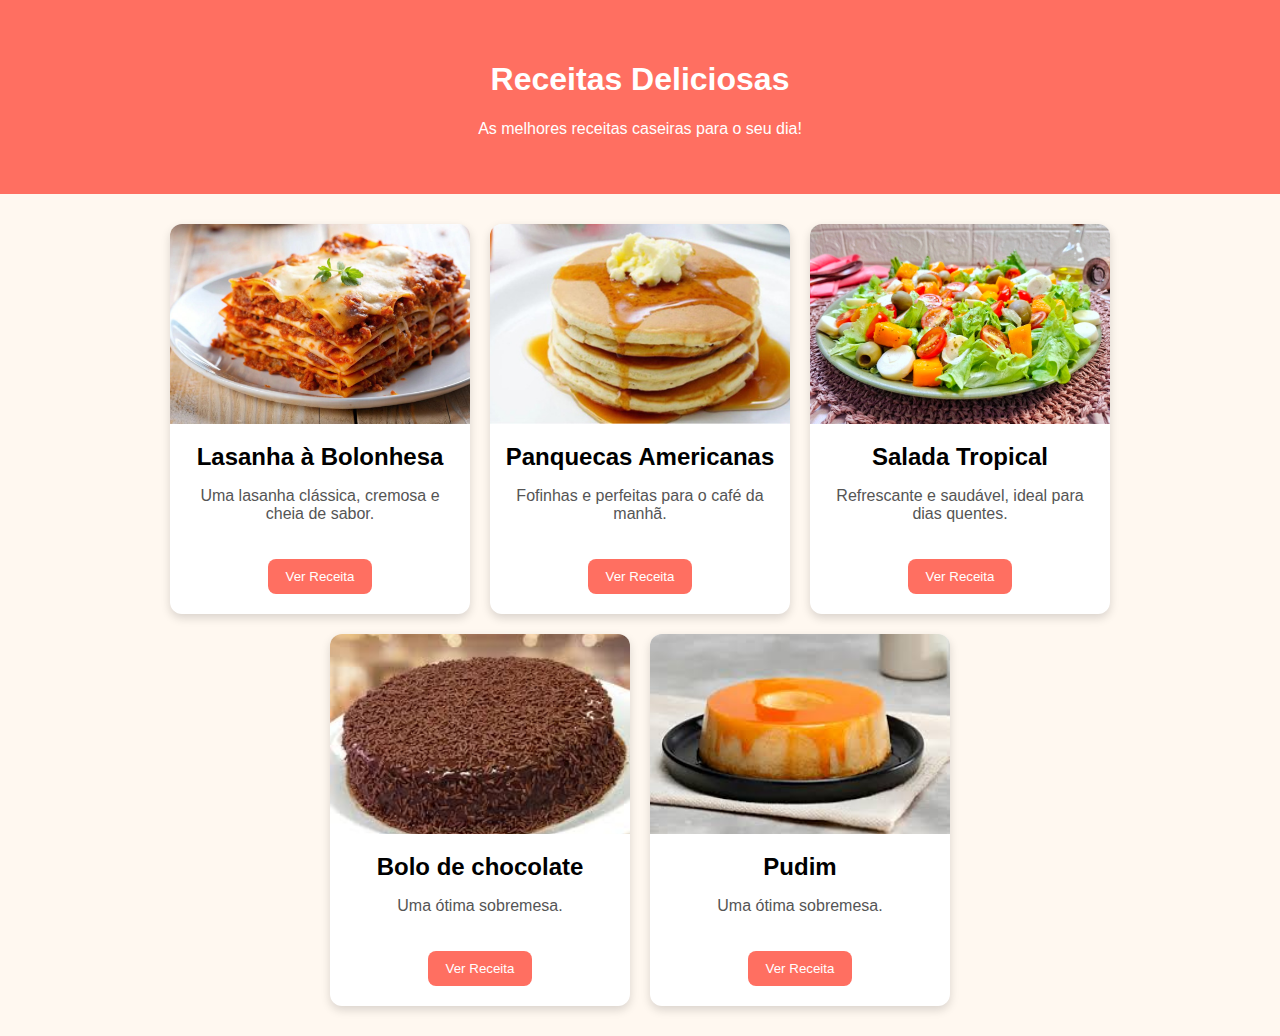
<file: index.html>
<!DOCTYPE html>
<html lang="pt-BR">
<head>
    <meta charset="UTF-8">
    <meta name="viewport" content="width=device-width, initial-scale=1.0">
    <title>Site de Receitas</title>
    <link rel="stylesheet" href="styles_index.css">
</head>
<body>

    <header>
        <h1>Receitas Deliciosas</h1>
        <p>As melhores receitas caseiras para o seu dia!</p>
    </header>

    <main class="container">

        <!-- Card 1 -->
        <div class="card">
            <img src="bdd\lasanha.jpg" alt="Lasanha">
            <h2>Lasanha à Bolonhesa</h2>
            <p>Uma lasanha clássica, cremosa e cheia de sabor.</p>

             <button class="btn btn-back" onclick="window.location.href='receita_lasanha.html'"> Ver Receita</a>
            
 
        </div>

        <!-- Card 2 -->
        <div class="card">
            <img src="bdd\panqueca.jpg" alt="Panqueca">
            <h2>Panquecas Americanas</h2>
            <p>Fofinhas e perfeitas para o café da manhã.</p>
            <button class="btn btn-back" onclick="window.location.href='receita_panqueca.html'">Ver Receita
            
        </div>

        <!-- Card 3 -->
        <div class="card">
            <img src="bdd\salada.jpg" alt="Salada">
            <h2>Salada Tropical</h2>
            <p>Refrescante e saudável, ideal para dias quentes.</p>
            <button class="btn btn-back" onclick="window.location.href='receita_salada.html'">Ver Receita
            
        </div>
        <!-- Card 3 -->

        <div class="card">
            <img src="bdd\bolo.jpg" alt="Bolo">
            <h2>Bolo de chocolate</h2>
            <p>Uma ótima sobremesa.</p>
            <button class="btn btn-back" onclick="window.location.href='receita_bolo.html'">Ver Receita
            
        </div>

        <div class="card">
            <img src="bdd\pudim.jpg" alt="Pudim">
            <h2>Pudim</h2>
            <p>Uma ótima sobremesa.</p>
            <button class="btn btn-back" onclick="window.location.href='receita_pudim.html'">Ver Receita
             
        </div>

    </main>

    <script src="script.js"></script>
</body>
</html>
</file>
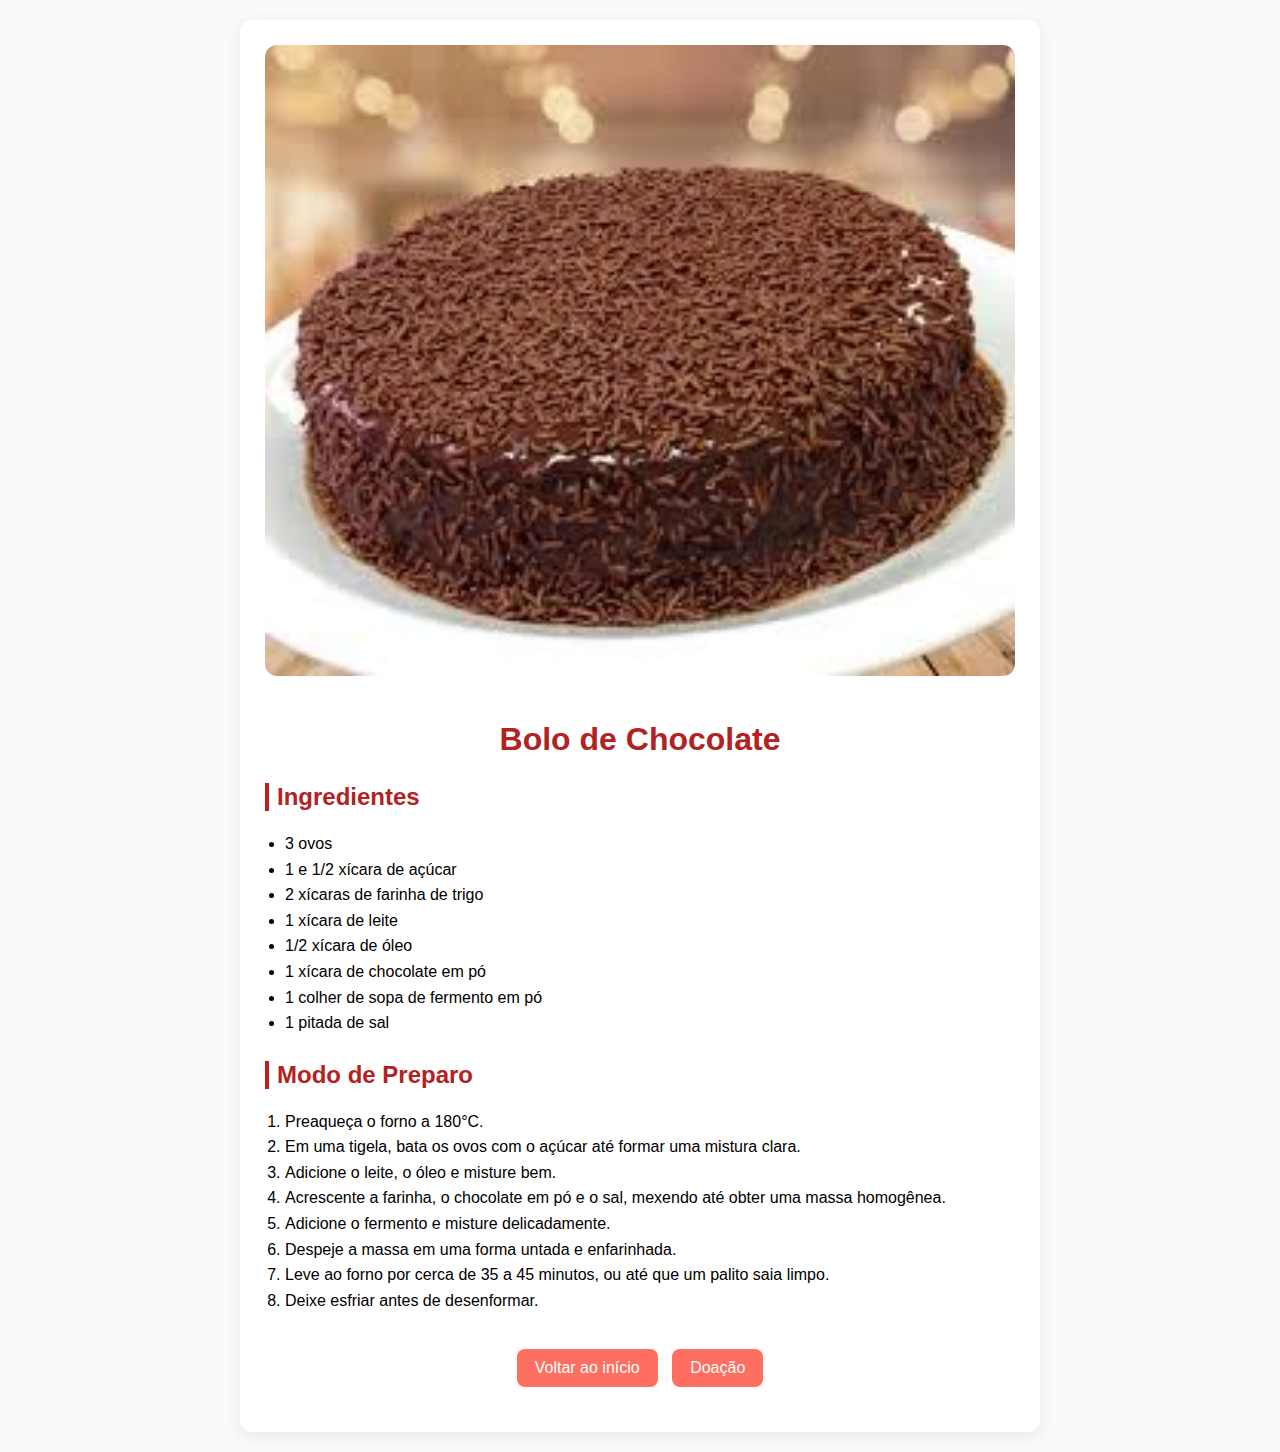
<file: receita_bolo.html>
<!DOCTYPE html>
<html lang="pt-br">
<head>
    <meta charset="UTF-8">
    <meta name="viewport" content="width=device-width, initial-scale=1.0">
    <title>Bolo de Chocolate</title>
    <link rel="stylesheet" href="styles_receita.css">
</head>

<body>

    <div class="card">

        <img src="bdd/bolo.jpg" alt="Bolo de Chocolate">

        <h1>Bolo de Chocolate</h1>

        <h2>Ingredientes</h2>
        <ul>
            <li>3 ovos</li>
            <li>1 e 1/2 xícara de açúcar</li>
            <li>2 xícaras de farinha de trigo</li>
            <li>1 xícara de leite</li>
            <li>1/2 xícara de óleo</li>
            <li>1 xícara de chocolate em pó</li>
            <li>1 colher de sopa de fermento em pó</li>
            <li>1 pitada de sal</li>
        </ul>

        <h2>Modo de Preparo</h2>
        <ol>
            <li>Preaqueça o forno a 180°C.</li>
            <li>Em uma tigela, bata os ovos com o açúcar até formar uma mistura clara.</li>
            <li>Adicione o leite, o óleo e misture bem.</li>
            <li>Acrescente a farinha, o chocolate em pó e o sal, mexendo até obter uma massa homogênea.</li>
            <li>Adicione o fermento e misture delicadamente.</li>
            <li>Despeje a massa em uma forma untada e enfarinhada.</li>
            <li>Leve ao forno por cerca de 35 a 45 minutos, ou até que um palito saia limpo.</li>
            <li>Deixe esfriar antes de desenformar.</li>
        </ol>

        <div class="center-btn">
            <button onclick="window.location.href='index.html'">Voltar ao início</button>
            <button onclick="window.location.href='receita_pagamento.html'">Doação</button>
        </div>
    </div>

</body>
</html>
</file>
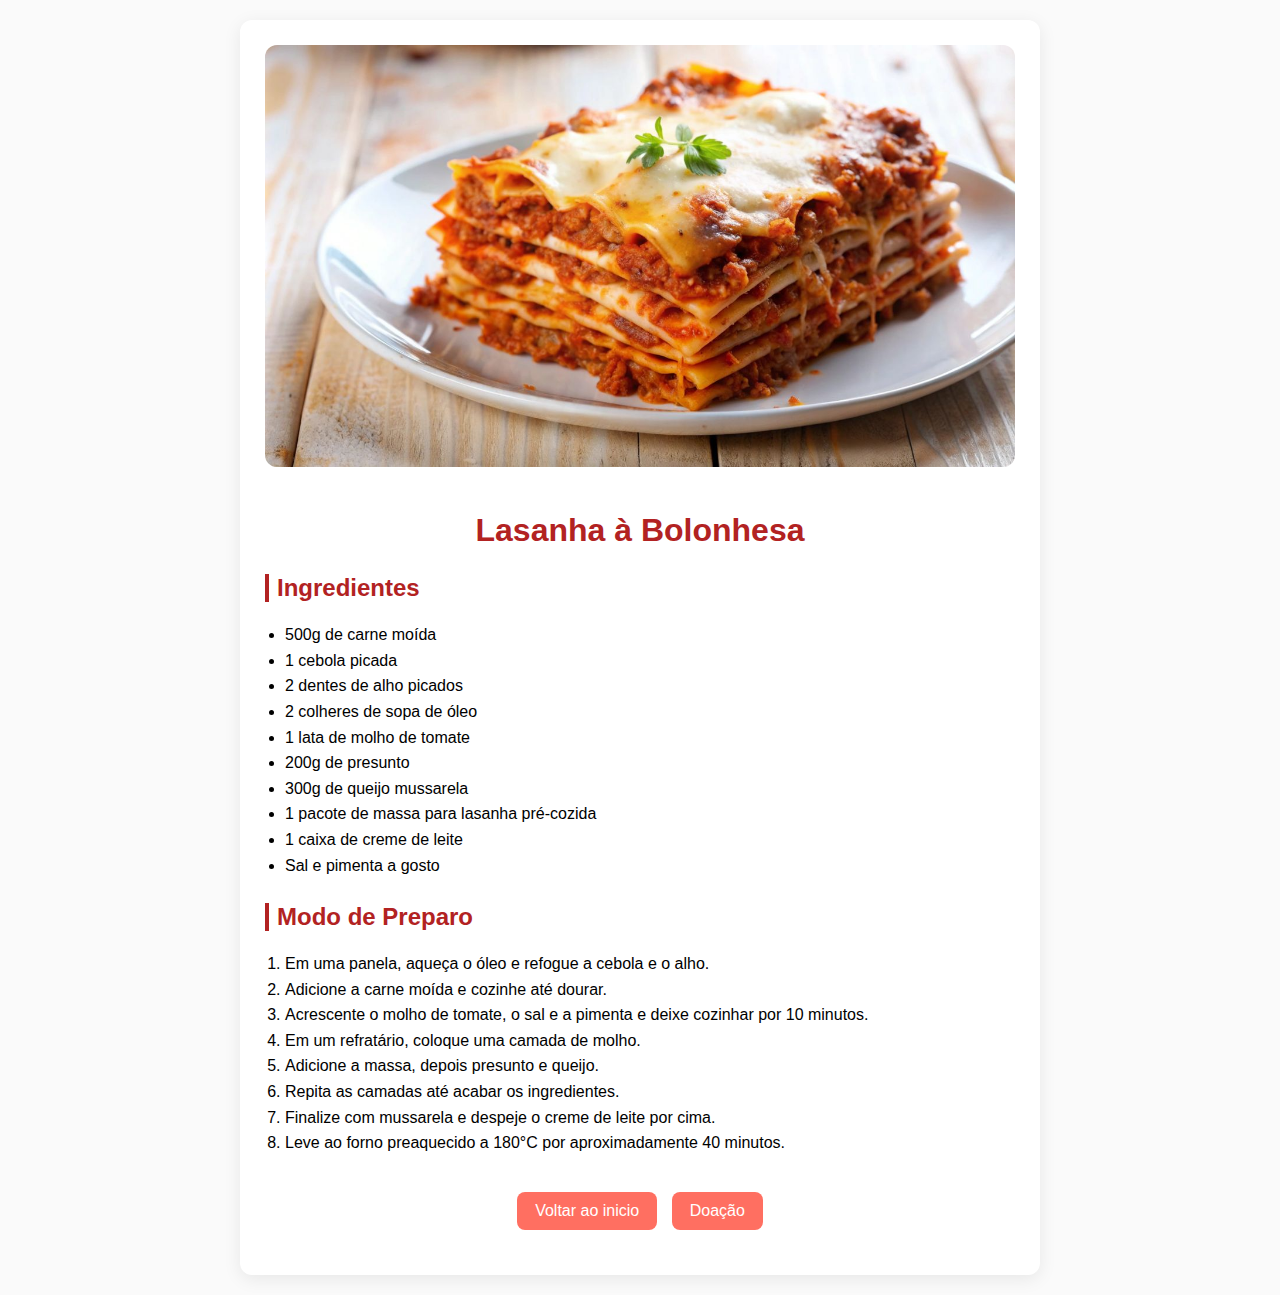
<file: receita_lasanha.html>
<!DOCTYPE html>
<html lang="pt-br">
<head>
    <meta charset="UTF-8">
    <meta name="viewport" content="width=device-width, initial-scale=1.0">
    <title>Receita Lasanha</title>
    <link rel="stylesheet" href="styles_receita.css">

</head>

<body>

    <div class="card">

        <img src="bdd\lasanha.jpg"Lasanha à Bolonhesa">

        <h1>Lasanha à Bolonhesa</h1>

        <h2>Ingredientes</h2>
        <ul>
            <li>500g de carne moída</li>
            <li>1 cebola picada</li>
            <li>2 dentes de alho picados</li>
            <li>2 colheres de sopa de óleo</li>
            <li>1 lata de molho de tomate</li>
            <li>200g de presunto</li>
            <li>300g de queijo mussarela</li>
            <li>1 pacote de massa para lasanha pré-cozida</li>
            <li>1 caixa de creme de leite</li>
            <li>Sal e pimenta a gosto</li>
        </ul>

        <h2>Modo de Preparo</h2>
        <ol>
            <li>Em uma panela, aqueça o óleo e refogue a cebola e o alho.</li>
            <li>Adicione a carne moída e cozinhe até dourar.</li>
            <li>Acrescente o molho de tomate, o sal e a pimenta e deixe cozinhar por 10 minutos.</li>
            <li>Em um refratário, coloque uma camada de molho.</li>
            <li>Adicione a massa, depois presunto e queijo.</li>
            <li>Repita as camadas até acabar os ingredientes.</li>
            <li>Finalize com mussarela e despeje o creme de leite por cima.</li>
            <li>Leve ao forno preaquecido a 180°C por aproximadamente 40 minutos.</li>
        </ol>

        <div class="center-btn">
            <button onclick="window.location.href='index.html'">Voltar ao inicio</button>
            <button onclick="window.location.href='receita_pagamento.html'">Doação</button>
        </div>
    </div>

</body>
</html>
</file>
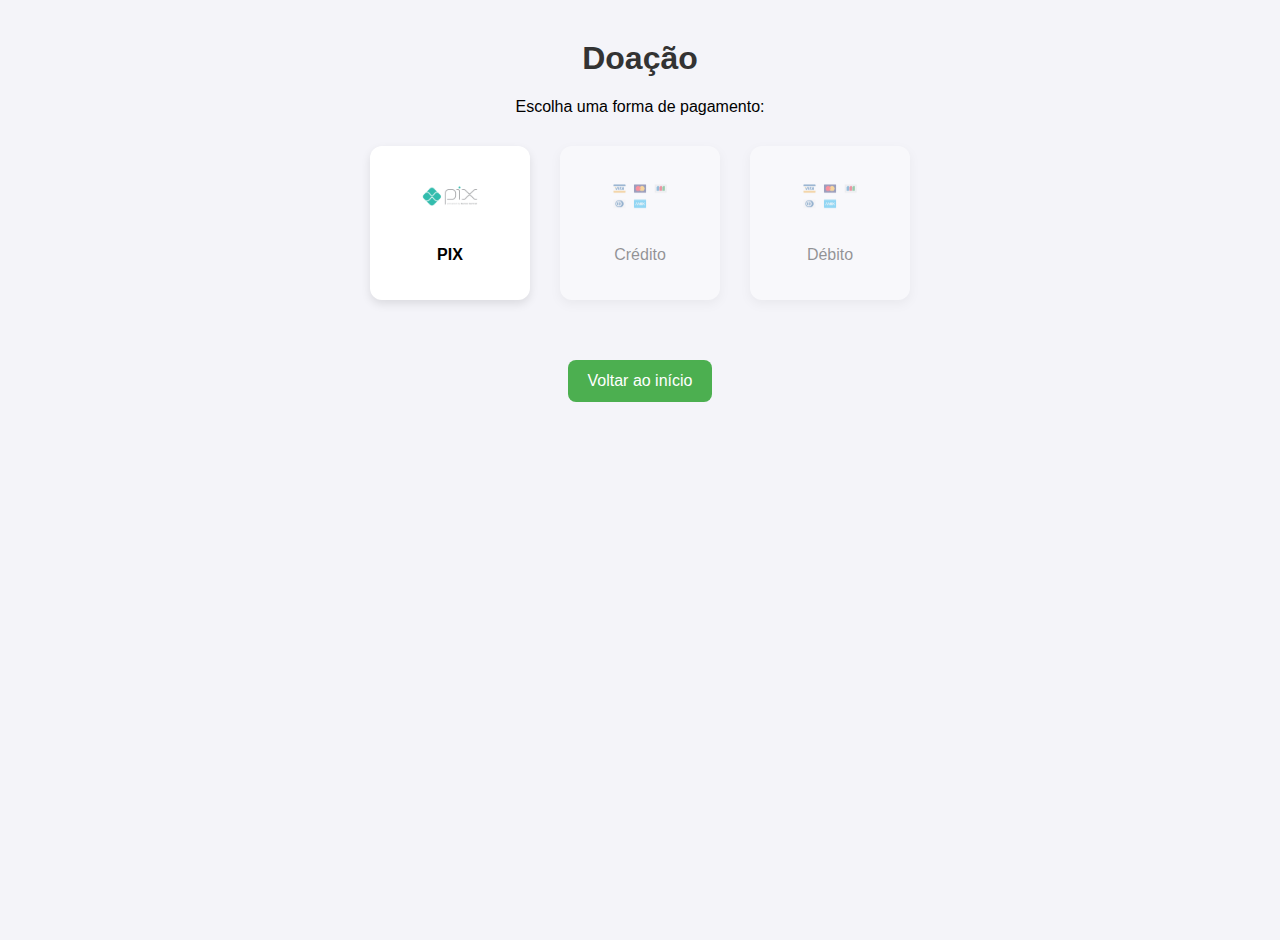
<file: receita_pagamento.html>
<!DOCTYPE html>
<html lang="pt-br">
<head>
    <meta charset="UTF-8">
    <meta name="viewport" content="width=device-width, initial-scale=1.0">
    <title>Doação</title>
    <style>
        body {
            margin: 0;
            font-family: Arial, sans-serif;
            background: #f4f4f9;
            text-align: center;
            padding: 20px;
            min-height: 100vh;
            overflow-y: auto; /* permite scroll no celular */
        }

        h1 {
            margin-top: 20px;
            color: #333;
        }

        .payment-container {
            display: flex;
            flex-direction: column;
            align-items: center;
            margin-top: 30px;
            width: 100%;
        }

        .methods {
            display: flex;
            gap: 30px;
            margin-bottom: 30px;
            flex-wrap: wrap; /* evita cortar opções */
            justify-content: center;
        }

        .method {
            background: white;
            width: 120px;
            padding: 20px;
            border-radius: 12px;
            box-shadow: 0 4px 10px rgba(0,0,0,0.1);
            cursor: pointer;
            transition: .2s;
        }

        .method:hover {
            transform: scale(1.05);
        }

        .method img {
            width: 60px;
            height: 60px;
            object-fit: contain;
        }

        #pix-area {
            display: none;
            margin-top: 20px;
        }

        #pix-area img {
            width: 250px;
            border-radius: 10px;
            box-shadow: 0 4px 10px rgba(0,0,0,0.2);
        }

        .valor-doacao {
            font-size: 22px;
            margin-top: 15px;
            color: #444;
            font-weight: bold;
        }

        button {
            margin-top: 30px;
            padding: 12px 20px;
            border: none;
            background: #4CAF50;
            color: white;
            border-radius: 8px;
            cursor: pointer;
            font-size: 16px;
        }

        button:hover {
            background: #45a049;
        }

        .disabled {
            opacity: 0.4;
            cursor: not-allowed;
        }

        /* 🔥 RESPONSIVIDADE PARA CELULAR */
        @media (max-width: 600px) {

            body {
                padding: 10px;
            }

            .methods {
                flex-direction: column;
                gap: 20px; /* espaço vertical entre os botões */
            }

            .method {
                width: 90%;
                max-width: 250px;
            }
        }
    </style>
</head>

<body>

    <h1>Doação</h1>
    <p>Escolha uma forma de pagamento:</p>

    <div class="payment-container">

        <div class="methods">

            <!-- PIX -->
            <div class="method" onclick="mostrarPix()">
                <img src="bdd/pix.png" alt="Pix">
                <p><strong>PIX</strong></p>
            </div>

            <!-- Crédito -->
            <div class="method disabled">
                <img src="bdd/card.jpg" alt="Cartão Crédito">
                <p>Crédito</p>
            </div>

            <!-- Débito -->
            <div class="method disabled">
                <img src="bdd/card.jpg" alt="Cartão Débito">
                <p>Débito</p>
            </div>
        </div>

        <!-- PIX -->
        <div id="pix-area">
            <h2>QR Code do PIX</h2>
            <img src="bdd/qrcod.jpeg" alt="QR Code PIX">

            <!-- 🔥 VALOR ABAIXO DO QR CODE -->
            <p class="valor-doacao">💸 Valor: <strong>R$ 2,00</strong></p>
        </div>

        <button onclick="window.location.href='index.html'">Voltar ao início</button>

    </div>

    <script>
        function mostrarPix() {
            document.getElementById("pix-area").style.display = "block";
        }
    </script>

</body>
</html>
</file>
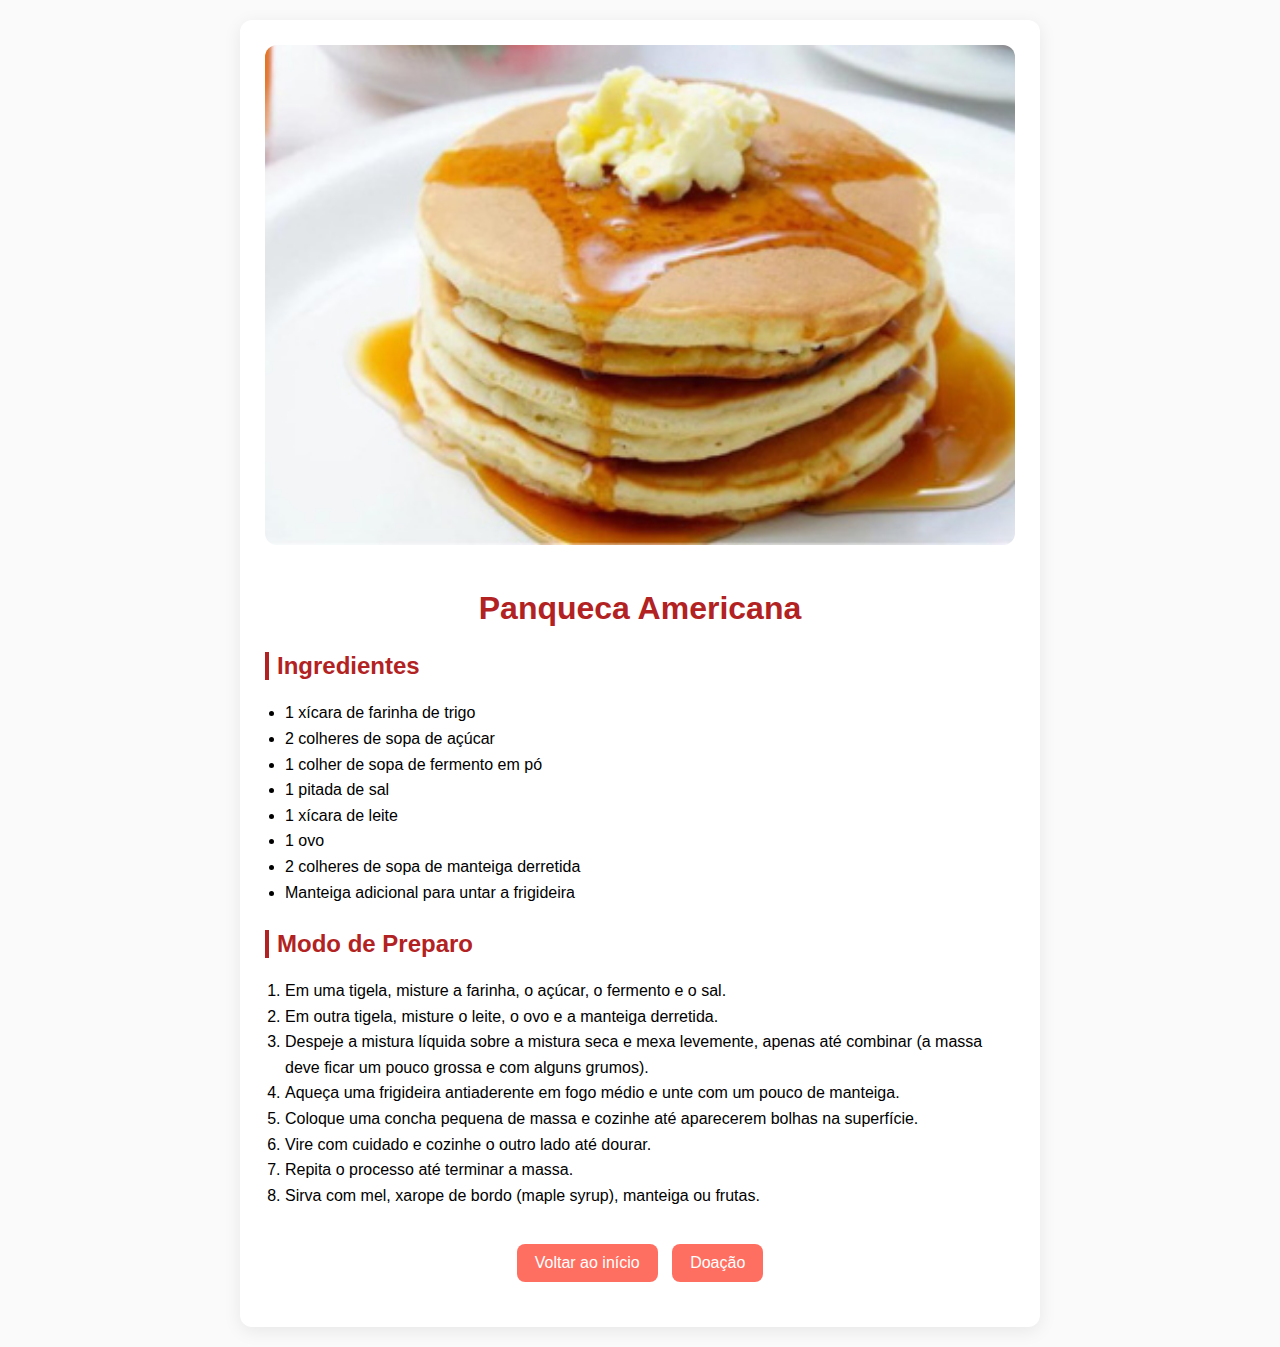
<file: receita_panqueca.html>
<!DOCTYPE html>
<html lang="pt-br">
<head>
    <meta charset="UTF-8">
    <meta name="viewport" content="width=device-width, initial-scale=1.0">
    <title>Panqueca Americana</title>
    <link rel="stylesheet" href="styles_receita.css">
</head>

<body>

    <div class="card">

        <img src="bdd/panqueca.jpg" alt="Panqueca Americana">

        <h1>Panqueca Americana</h1>

        <h2>Ingredientes</h2>
        <ul>
            <li>1 xícara de farinha de trigo</li>
            <li>2 colheres de sopa de açúcar</li>
            <li>1 colher de sopa de fermento em pó</li>
            <li>1 pitada de sal</li>
            <li>1 xícara de leite</li>
            <li>1 ovo</li>
            <li>2 colheres de sopa de manteiga derretida</li>
            <li>Manteiga adicional para untar a frigideira</li>
        </ul>

        <h2>Modo de Preparo</h2>
        <ol>
            <li>Em uma tigela, misture a farinha, o açúcar, o fermento e o sal.</li>
            <li>Em outra tigela, misture o leite, o ovo e a manteiga derretida.</li>
            <li>Despeje a mistura líquida sobre a mistura seca e mexa levemente, apenas até combinar (a massa deve ficar um pouco grossa e com alguns grumos).</li>
            <li>Aqueça uma frigideira antiaderente em fogo médio e unte com um pouco de manteiga.</li>
            <li>Coloque uma concha pequena de massa e cozinhe até aparecerem bolhas na superfície.</li>
            <li>Vire com cuidado e cozinhe o outro lado até dourar.</li>
            <li>Repita o processo até terminar a massa.</li>
            <li>Sirva com mel, xarope de bordo (maple syrup), manteiga ou frutas.</li>
        </ol>

        <div class="center-btn">
            <button onclick="window.location.href='index.html'">Voltar ao início</button>
            <button onclick="window.location.href='receita_pagamento.html'">Doação</button>
        </div>
    </div>

</body>
</html>
</file>
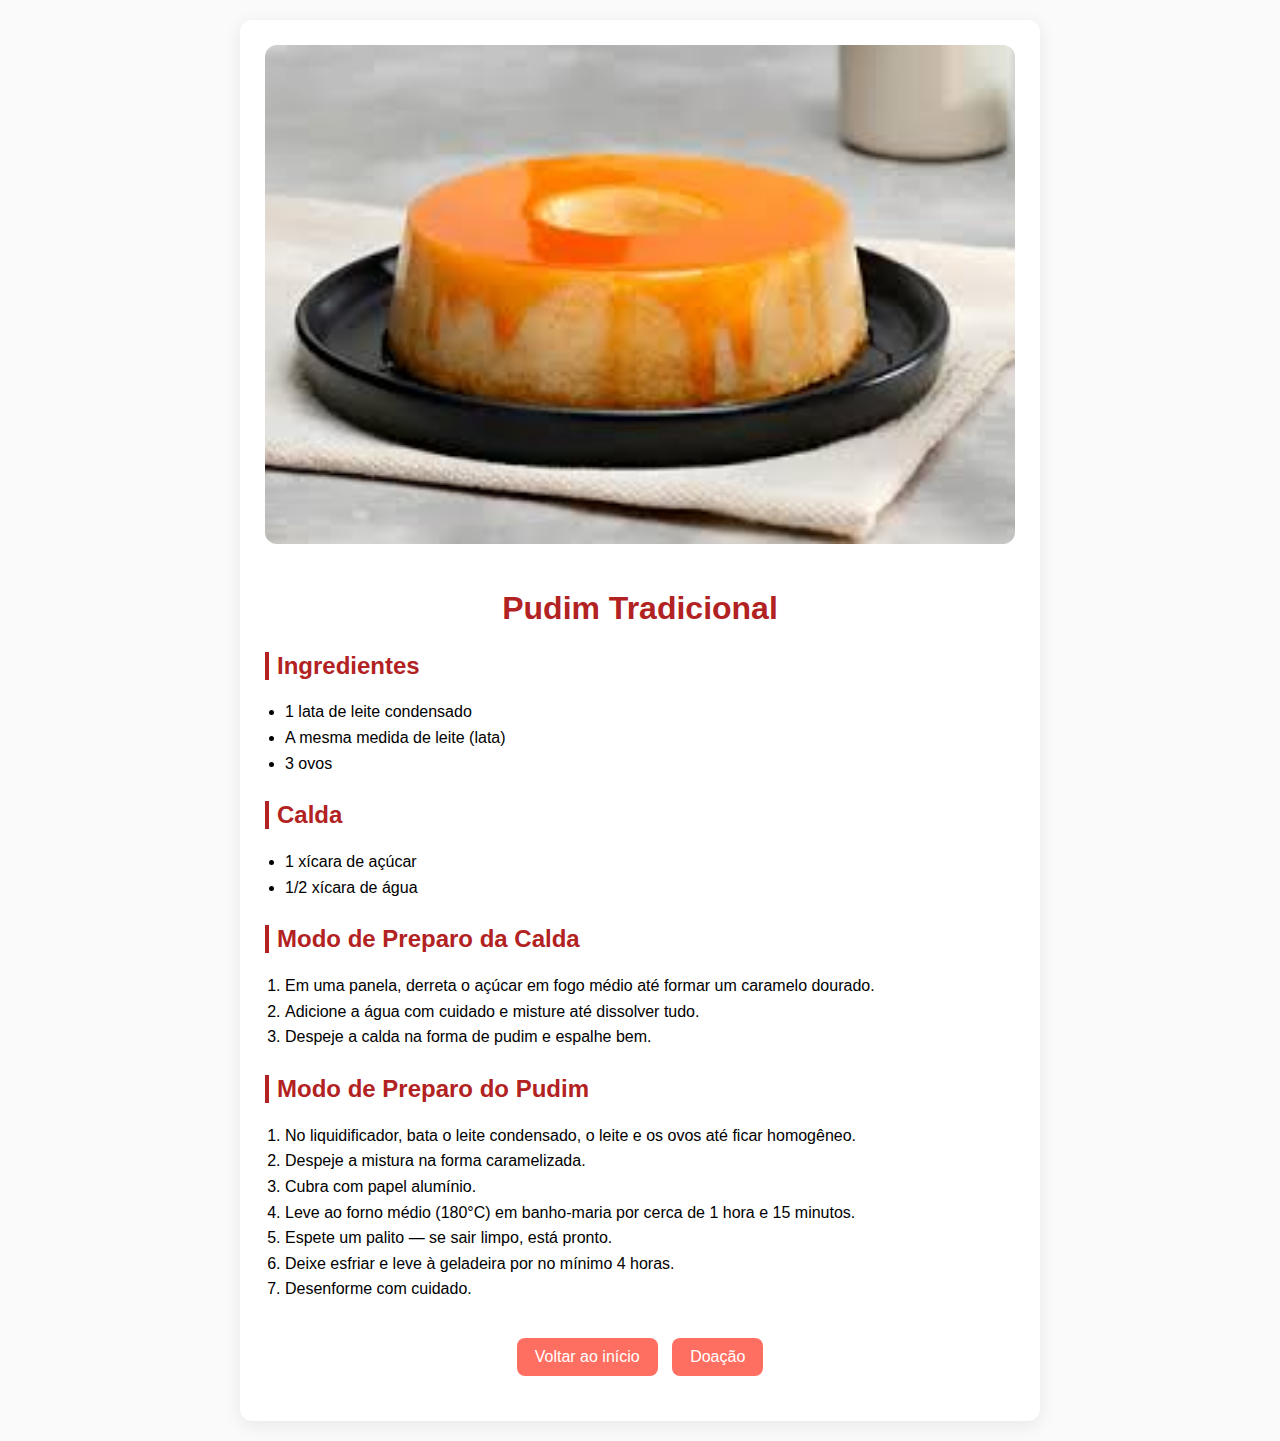
<file: receita_pudim.html>
<!DOCTYPE html>
<html lang="pt-br">
<head>
    <meta charset="UTF-8">
    <meta name="viewport" content="width=device-width, initial-scale=1.0">
    <title>Pudim Tradicional</title>
    <link rel="stylesheet" href="styles_receita.css">
</head>

<body>

    <div class="card">

        <img src="bdd/pudim.jpg" alt="Pudim Tradicional">

        <h1>Pudim Tradicional</h1>

        <h2>Ingredientes</h2>
        <ul>
            <li>1 lata de leite condensado</li>
            <li>A mesma medida de leite (lata)</li>
            <li>3 ovos</li>
        </ul>

        <h2>Calda</h2>
        <ul>
            <li>1 xícara de açúcar</li>
            <li>1/2 xícara de água</li>
        </ul>

        <h2>Modo de Preparo da Calda</h2>
        <ol>
            <li>Em uma panela, derreta o açúcar em fogo médio até formar um caramelo dourado.</li>
            <li>Adicione a água com cuidado e misture até dissolver tudo.</li>
            <li>Despeje a calda na forma de pudim e espalhe bem.</li>
        </ol>

        <h2>Modo de Preparo do Pudim</h2>
        <ol>
            <li>No liquidificador, bata o leite condensado, o leite e os ovos até ficar homogêneo.</li>
            <li>Despeje a mistura na forma caramelizada.</li>
            <li>Cubra com papel alumínio.</li>
            <li>Leve ao forno médio (180°C) em banho-maria por cerca de 1 hora e 15 minutos.</li>
            <li>Espete um palito — se sair limpo, está pronto.</li>
            <li>Deixe esfriar e leve à geladeira por no mínimo 4 horas.</li>
            <li>Desenforme com cuidado.</li>
        </ol>

        <div class="center-btn">
            <button onclick="window.location.href='index.html'">Voltar ao início</button>
            <button onclick="window.location.href='receita_pagamento.html'">Doação</button>
        </div>
    </div>

</body>
</html>
</file>
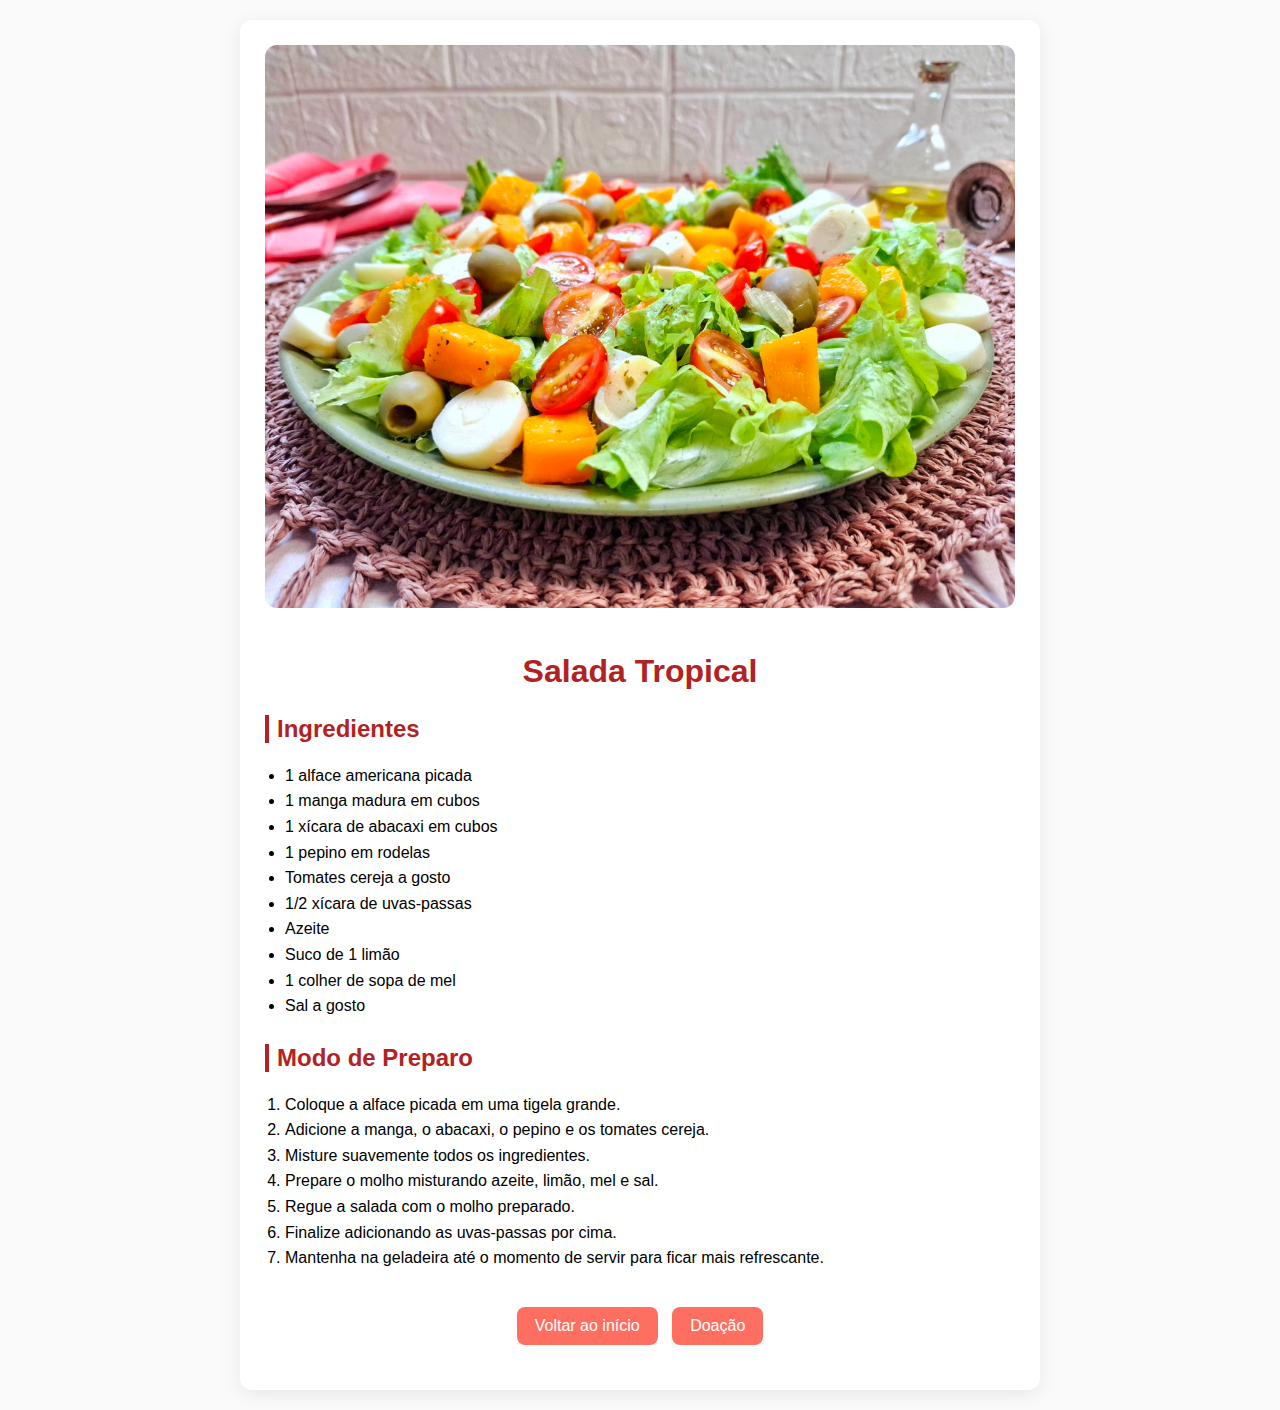
<file: receita_salada.html>
<!DOCTYPE html>
<html lang="pt-br">
<head>
    <meta charset="UTF-8">
    <meta name="viewport" content="width=device-width, initial-scale=1.0">
    <title>Salada Tropical</title>
    <link rel="stylesheet" href="styles_receita.css">
</head>

<body>

    <div class="card">

        <img src="bdd/salada.jpg" alt="Salada Tropical">

        <h1>Salada Tropical</h1>

        <h2>Ingredientes</h2>
        <ul>
            <li>1 alface americana picada</li>
            <li>1 manga madura em cubos</li>
            <li>1 xícara de abacaxi em cubos</li>
            <li>1 pepino em rodelas</li>
            <li>Tomates cereja a gosto</li>
            <li>1/2 xícara de uvas-passas</li>
            <li>Azeite</li>
            <li>Suco de 1 limão</li>
            <li>1 colher de sopa de mel</li>
            <li>Sal a gosto</li>
        </ul>

        <h2>Modo de Preparo</h2>
        <ol>
            <li>Coloque a alface picada em uma tigela grande.</li>
            <li>Adicione a manga, o abacaxi, o pepino e os tomates cereja.</li>
            <li>Misture suavemente todos os ingredientes.</li>
            <li>Prepare o molho misturando azeite, limão, mel e sal.</li>
            <li>Regue a salada com o molho preparado.</li>
            <li>Finalize adicionando as uvas-passas por cima.</li>
            <li>Mantenha na geladeira até o momento de servir para ficar mais refrescante.</li>
        </ol>

        <div class="center-btn">
            <button onclick="window.location.href='index.html'">Voltar ao início</button>
            <button onclick="window.location.href='receita_pagamento.html'">Doação</button>
        </div>
    </div>

</body>
</html>
</file>
<file: styles_index.css>
body {
    margin: 0;
    font-family: Arial, sans-serif;
    background: #fff8f0;
}

header {
    background: #ff6f61;
    color: white;
    text-align: center;
    padding: 40px 20px;
}

.container {
    display: flex;
    flex-wrap: wrap;
    justify-content: center;
    padding: 30px;
    gap: 20px;
}

.card {
    background: white;
    width: 300px;
    border-radius: 12px;
    box-shadow: 0 4px 10px rgba(0,0,0,0.15);
    overflow: hidden;
    text-align: center;
    transition: transform .2s;
}

.card:hover {
    transform: scale(1.03);
}

.card img {
    width: 100%;
    height: 200px;
    object-fit: cover;
}

.card h2 {
    margin: 15px 0 5px;
}

.card p {
    padding: 0 15px;
    color: #555;
}

/* 🔥 BOTÕES COM ESPAÇAMENTO */
.card button {
    margin: 20px 5px; /* antes estava 20px 0 */
    padding: 10px 18px;
    border: none;
    background: #ff6f61;
    color: white;
    border-radius: 8px;
    cursor: pointer;
}

button:hover {
    background: #e85a4f;
}

.receita {
    padding: 30px;
    margin: 20px;
    background: white;
    border-radius: 12px;
    box-shadow: 0 4px 10px rgba(0,0,0,0.15);
}
</file>
<file: styles_receita.css>
body {
    text-align: center;
    font-family: Arial, sans-serif;
    background-color: #fafafa;
    padding: 20px;
    margin: 0;
}

.card {
    max-width: 750px;
    background: #fff;
    padding: 25px;
    margin: auto;
    border-radius: 12px;
    box-shadow: 0px 4px 18px rgba(0,0,0,0.08);
    text-align: left;
}

.card img {
    width: 100%;
    border-radius: 12px;
    margin-bottom: 20px;
}

h1 {
    color: #b22222;
    text-align: center;
    margin-bottom: 10px;
}

h2 {
    color: #b22222;
    margin-top: 25px;
    border-left: 4px solid #b22222;
    padding-left: 8px;
}

ul, ol {
    padding-left: 20px;
    line-height: 1.6;
}

button {
    background-color: #b22222;
    color: #fff;
    border: none;
    padding: 12px 25px;
    border-radius: 6px;
    font-size: 16px;
    cursor: pointer;
    margin-top: 20px;
}

button:hover {
    background-color: #8b1a1a;
}

.center-btn {
    text-align: center;
}
/* 🔥 BOTÕES COM ESPAÇAMENTO */
.card button {
    margin: 20px 5px; /* antes estava 20px 0 */
    padding: 10px 18px;
    border: none;
    background: #ff6f61;
    color: white;
    border-radius: 8px;
    cursor: pointer;
}

button:hover {
    background: #e85a4f;
}

.receita {
    padding: 30px;
    margin: 20px;
    background: white;
    border-radius: 12px;
    box-shadow: 0 4px 10px rgba(0,0,0,0.15);
}
</file>
